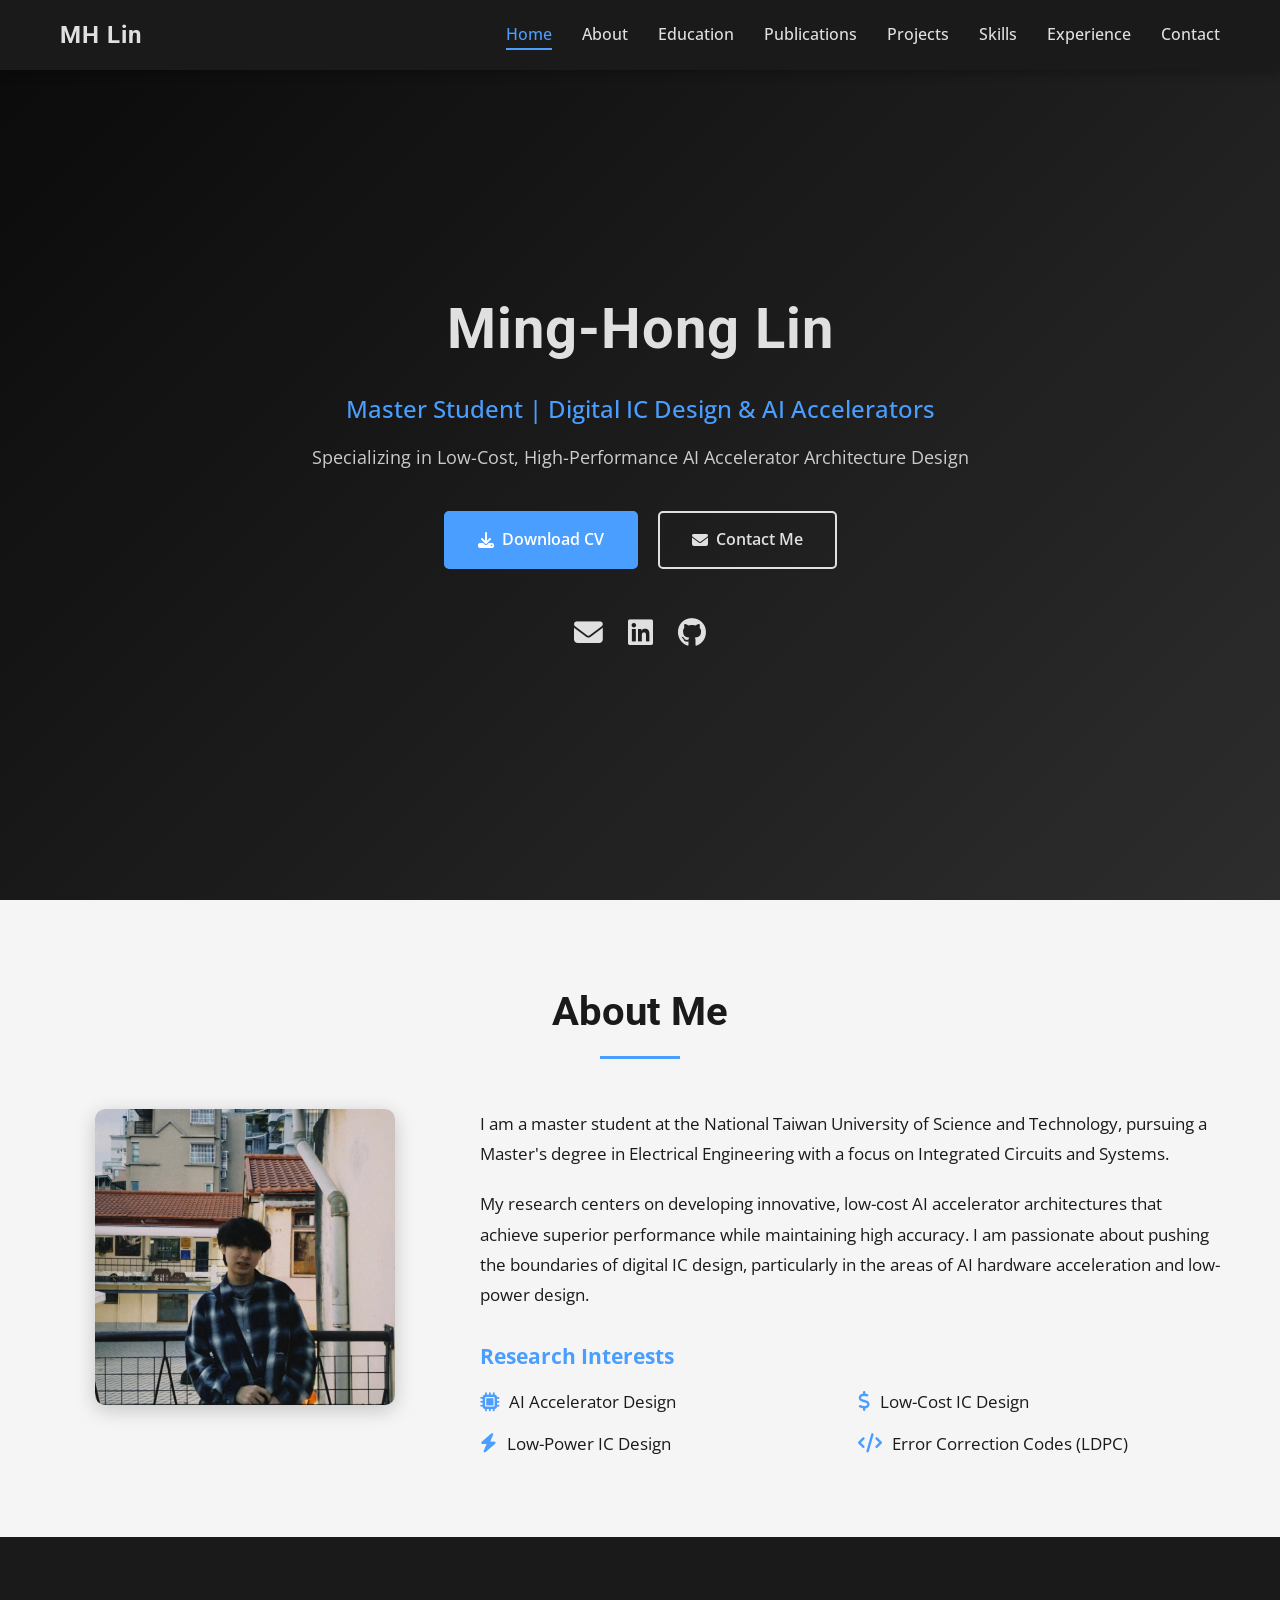
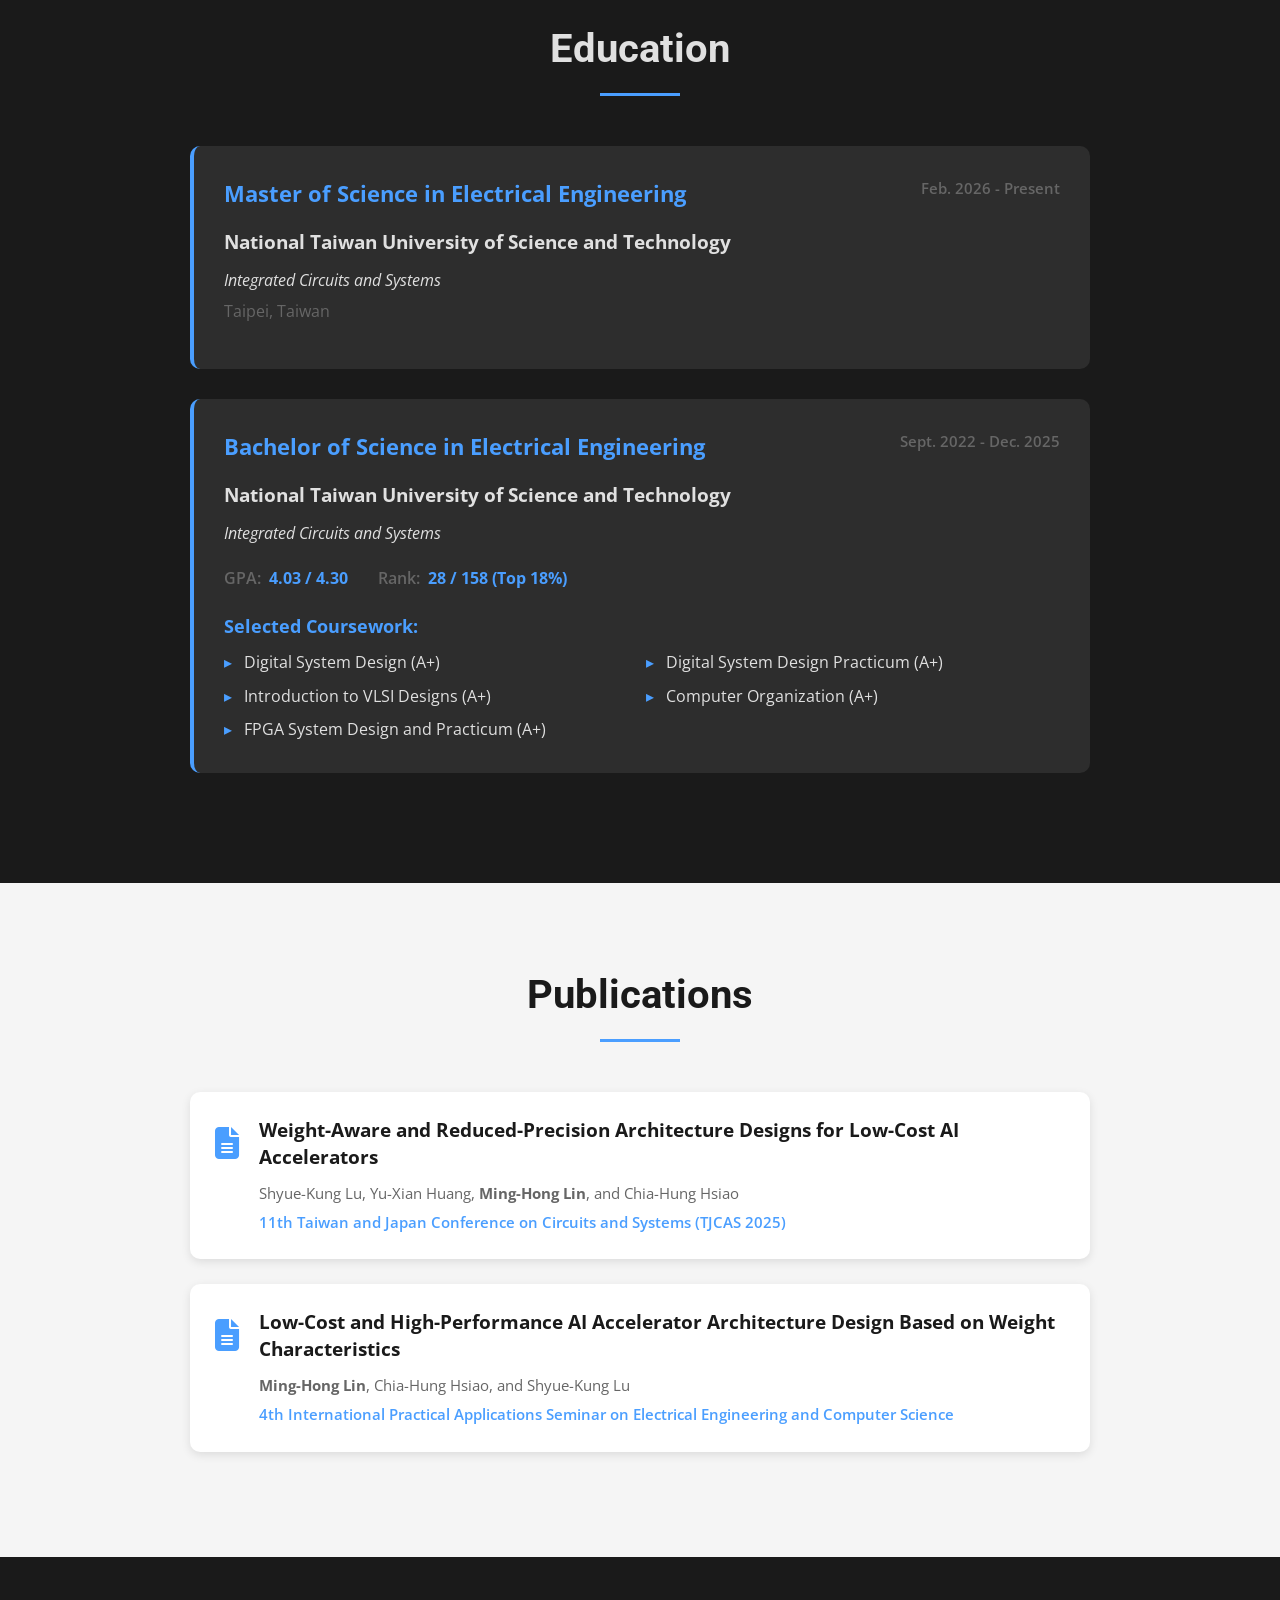
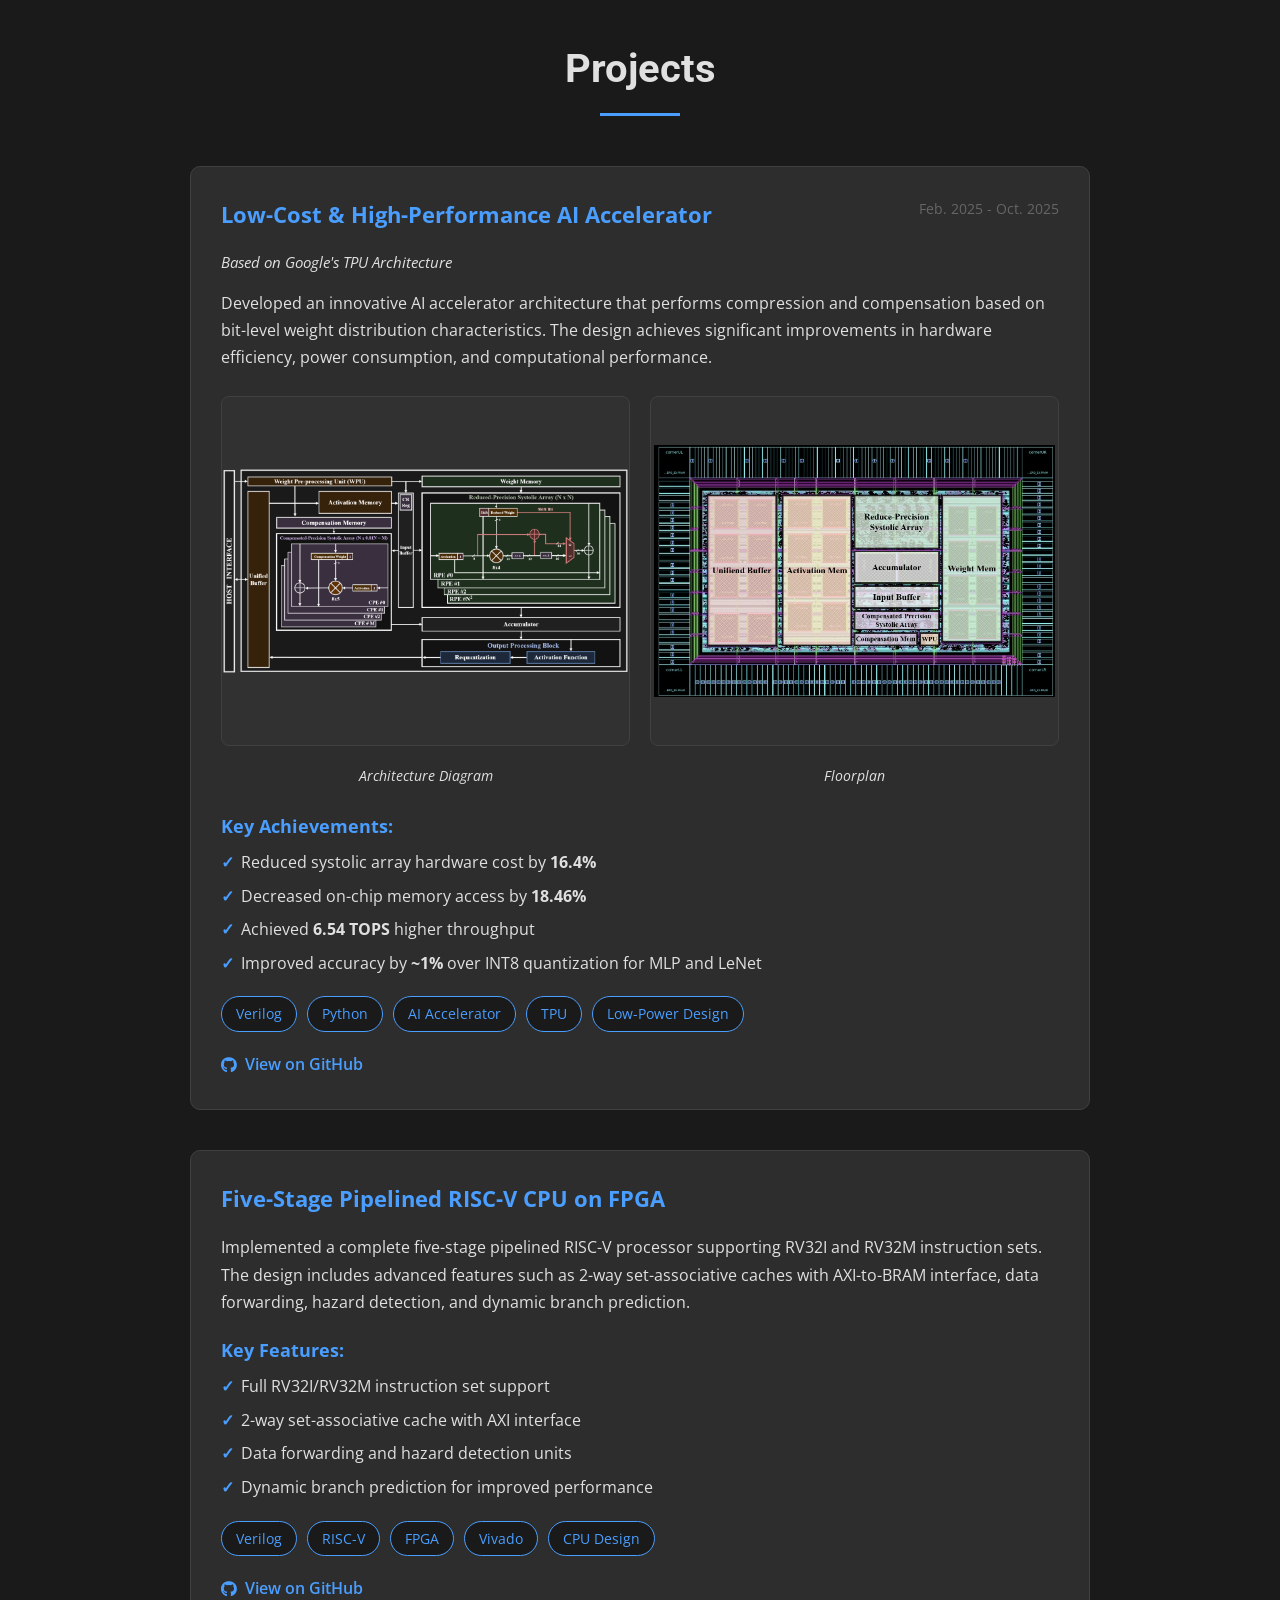
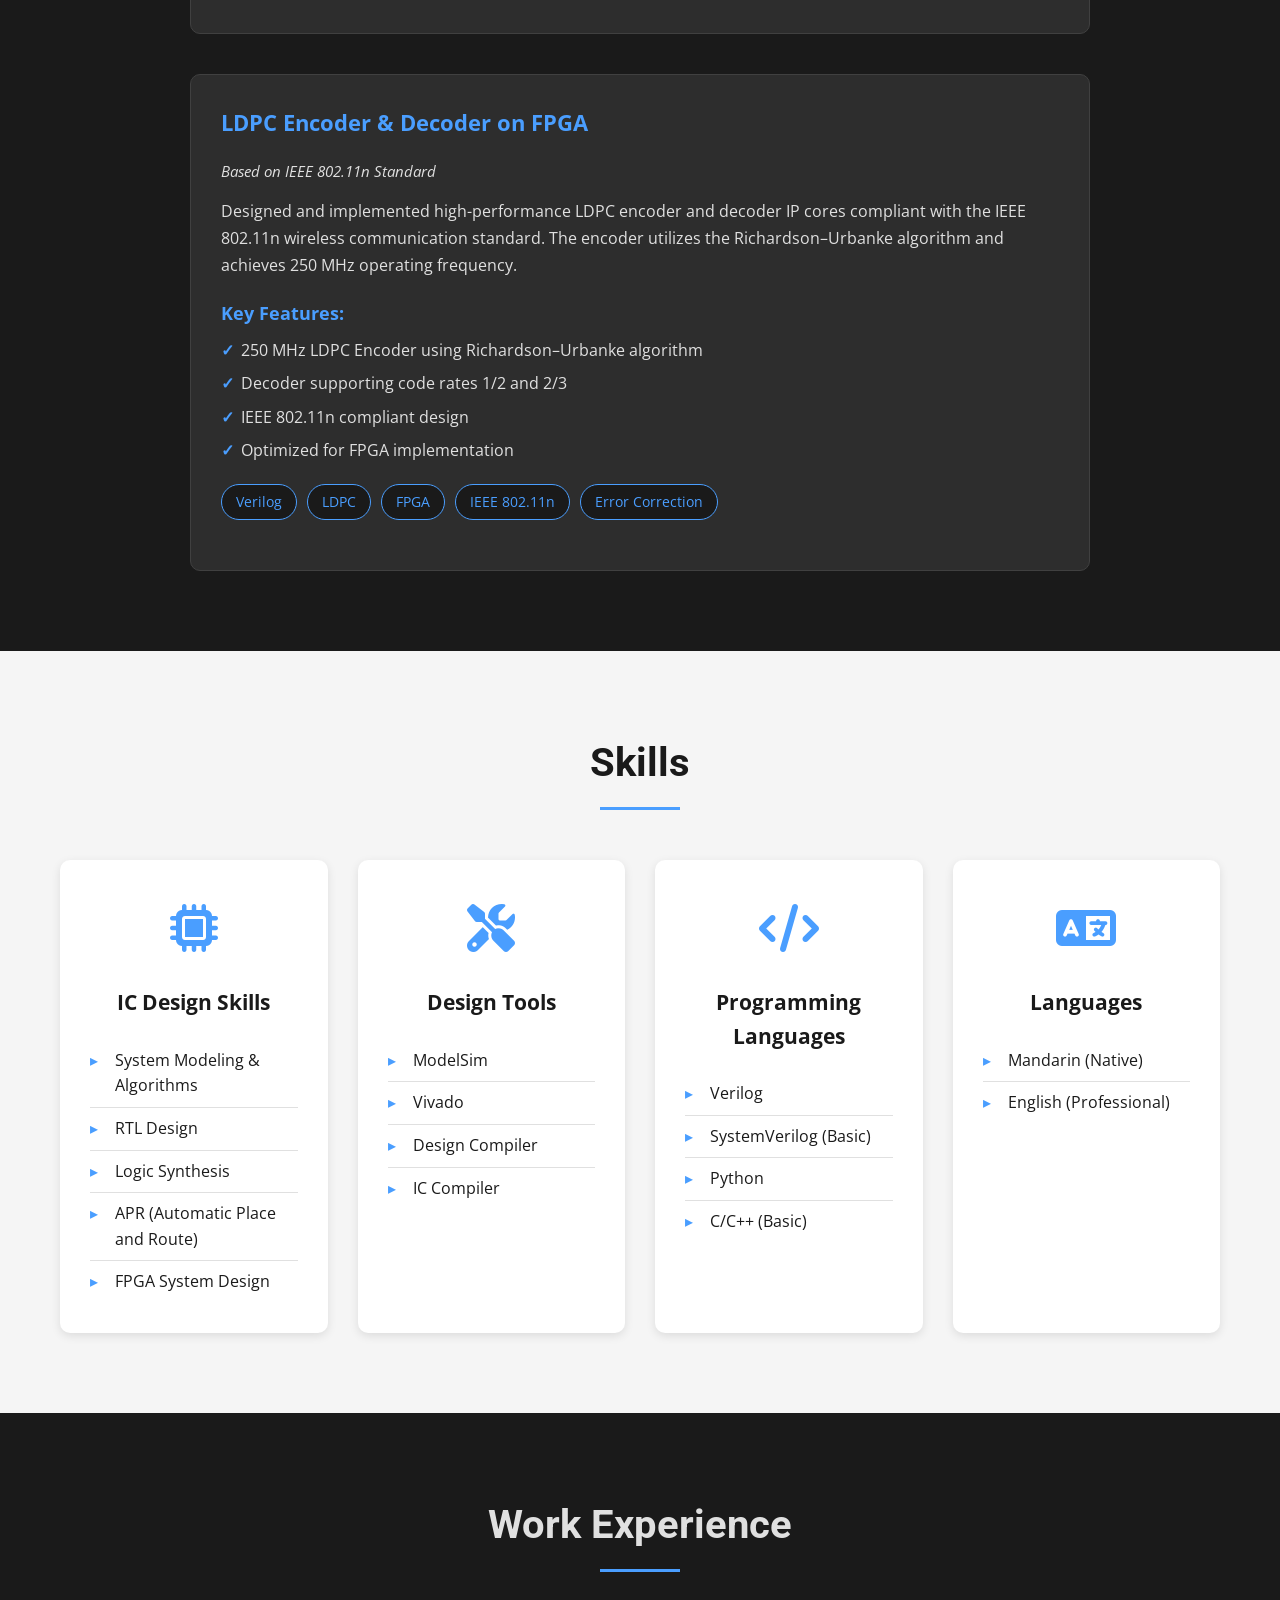
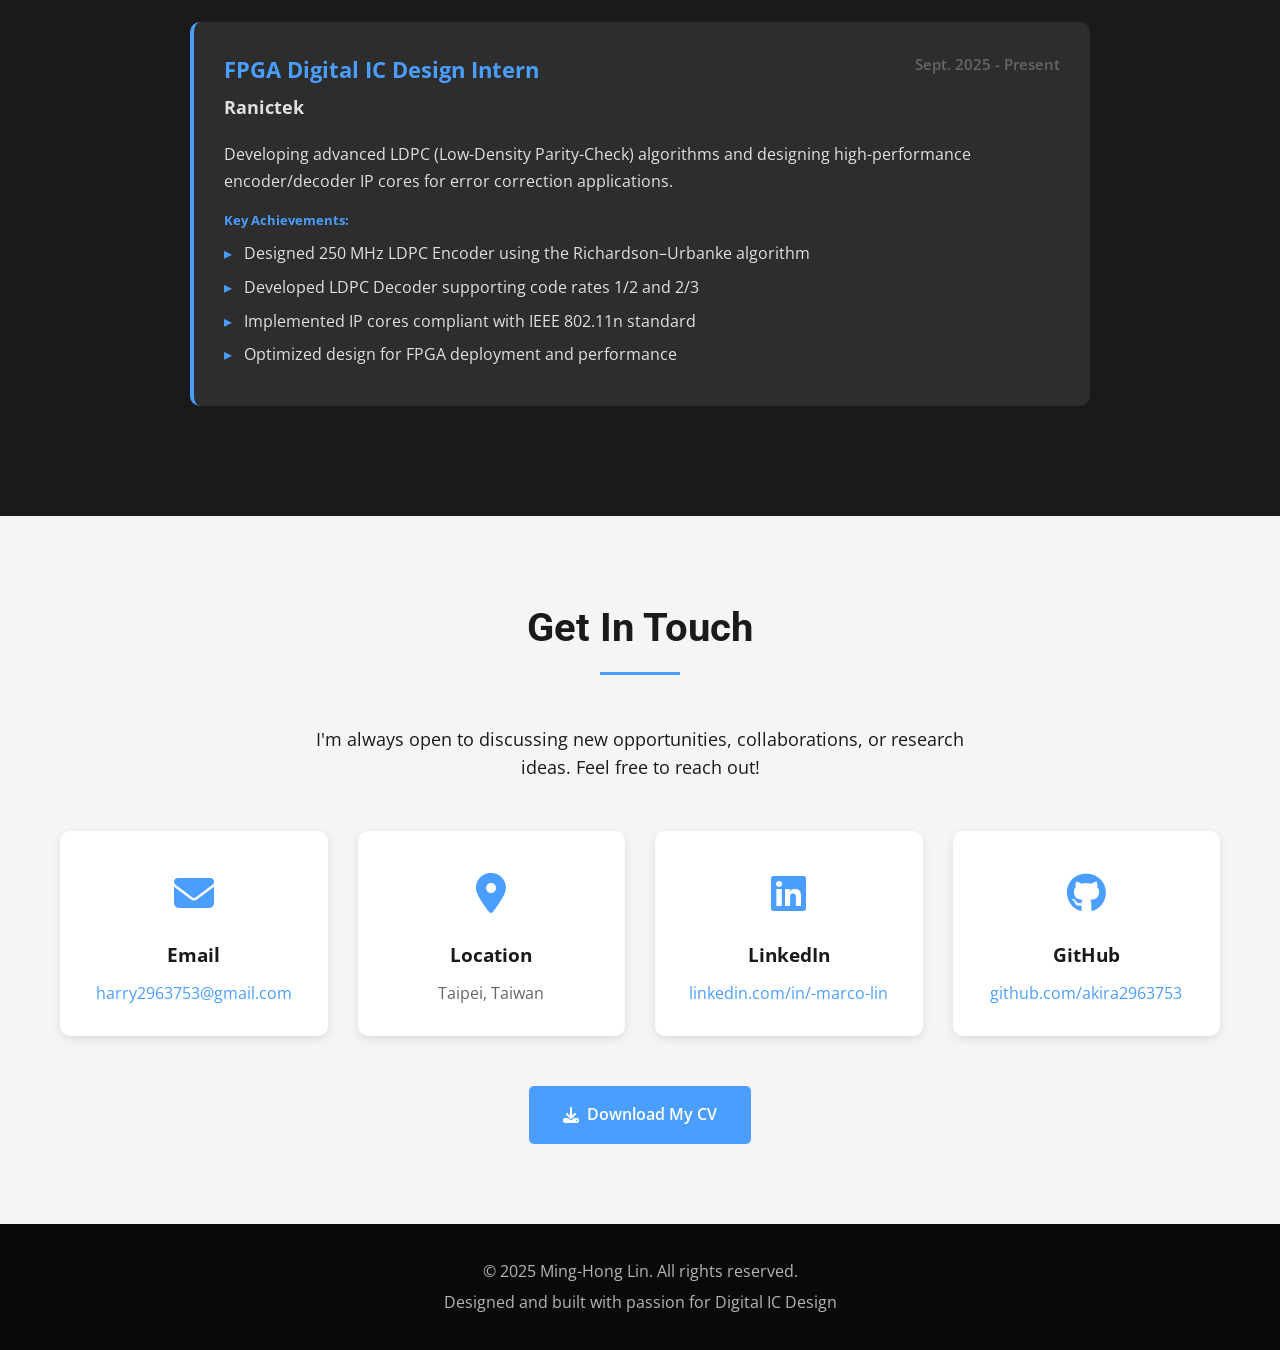
<file: docs/index.html>
<!DOCTYPE html>
<html lang="en">
<head>
    <meta charset="UTF-8">
    <meta name="viewport" content="width=device-width, initial-scale=1.0">
    <meta name="description" content="Ming-Hong Lin - Graduate Student specializing in Digital IC Design and AI Accelerators at National Taiwan University of Science and Technology">
    <meta name="keywords" content="IC Design, AI Accelerator, VLSI, Digital IC, FPGA, Ming-Hong Lin">
    <meta name="author" content="Ming-Hong Lin">
    <title>Ming-Hong Lin | IC Design & AI Accelerators</title>

    <!-- Google Fonts -->
    <link rel="preconnect" href="https://fonts.googleapis.com">
    <link rel="preconnect" href="https://fonts.gstatic.com" crossorigin>
    <link href="https://fonts.googleapis.com/css2?family=Roboto:wght@300;400;500;700&family=Open+Sans:wght@300;400;600&display=swap" rel="stylesheet">

    <!-- Font Awesome for Icons -->
    <link rel="stylesheet" href="https://cdnjs.cloudflare.com/ajax/libs/font-awesome/6.4.0/css/all.min.css">

    <!-- Custom CSS -->
    <link rel="stylesheet" href="css/style.css">
</head>
<body>
    <!-- Navigation Bar -->
    <nav class="navbar" id="navbar">
        <div class="nav-container">
            <a href="#home" class="nav-logo">MH Lin</a>
            <ul class="nav-menu" id="navMenu">
                <li><a href="#home" class="nav-link">Home</a></li>
                <li><a href="#about" class="nav-link">About</a></li>
                <li><a href="#education" class="nav-link">Education</a></li>
                <li><a href="#publications" class="nav-link">Publications</a></li>
                <li><a href="#projects" class="nav-link">Projects</a></li>
                <li><a href="#skills" class="nav-link">Skills</a></li>
                <li><a href="#experience" class="nav-link">Experience</a></li>
                <li><a href="#contact" class="nav-link">Contact</a></li>
            </ul>
            <div class="hamburger" id="hamburger">
                <span class="bar"></span>
                <span class="bar"></span>
                <span class="bar"></span>
            </div>
        </div>
    </nav>

    <!-- Hero Section -->
    <section id="home" class="hero">
        <div class="hero-content">
            <h1 class="hero-title">Ming-Hong Lin</h1>
            <p class="hero-subtitle">Master Student | Digital IC Design & AI Accelerators</p>
            <p class="hero-description">
                Specializing in Low-Cost, High-Performance AI Accelerator Architecture Design
            </p>
            <div class="hero-buttons">
                <a href="assets/cv/Ming-Hong_Lin_CV.pdf" class="btn btn-primary" download>
                    <i class="fas fa-download"></i> Download CV
                </a>
                <a href="#contact" class="btn btn-secondary">
                    <i class="fas fa-envelope"></i> Contact Me
                </a>
            </div>
            <div class="social-links">
                <a href="mailto:harry2963753@gmail.com" target="_blank" aria-label="Email">
                    <i class="fas fa-envelope"></i>
                </a>
                <a href="https://www.linkedin.com/in/-marco-lin" target="_blank" aria-label="LinkedIn">
                    <i class="fab fa-linkedin"></i>
                </a>
                <a href="https://github.com/akira2963753" target="_blank" aria-label="GitHub">
                    <i class="fab fa-github"></i>
                </a>
            </div>
        </div>
    </section>

    <!-- About Section -->
    <section id="about" class="about section-light">
        <div class="container">
            <h2 class="section-title">About Me</h2>
            <div class="about-content">
                <div class="about-image">
                    <img src="assets/images/profile.jpg" alt="Ming-Hong Lin">
                </div>
                <div class="about-text">
                    <p>
                        I am a master student at the National Taiwan University of Science and Technology,
                        pursuing a Master's degree in Electrical Engineering with a focus on Integrated Circuits and Systems.
                    </p>
                    <p>
                        My research centers on developing innovative, low-cost AI accelerator architectures that achieve
                        superior performance while maintaining high accuracy. I am passionate about pushing the boundaries
                        of digital IC design, particularly in the areas of AI hardware acceleration and low-power design.
                    </p>
                    <h3>Research Interests</h3>
                    <ul class="research-interests">
                        <li><i class="fas fa-microchip"></i> AI Accelerator Design</li>
                        <li><i class="fas fa-dollar-sign"></i> Low-Cost IC Design</li>
                        <li><i class="fas fa-bolt"></i> Low-Power IC Design</li>
                        <li><i class="fas fa-code"></i> Error Correction Codes (LDPC)</li>
                    </ul>
                </div>
            </div>
        </div>
    </section>

    <!-- Education Section -->
    <section id="education" class="education section-dark">
        <div class="container">
            <h2 class="section-title">Education</h2>
            <div class="education-timeline">
                <div class="education-item">
                    <div class="education-header">
                        <h3>Master of Science in Electrical Engineering</h3>
                        <span class="education-date">Feb. 2026 - Present</span>
                    </div>
                    <h4>National Taiwan University of Science and Technology</h4>
                    <p class="education-focus">Integrated Circuits and Systems</p>
                    <p class="education-location">Taipei, Taiwan</p>
                </div>

                <div class="education-item">
                    <div class="education-header">
                        <h3>Bachelor of Science in Electrical Engineering</h3>
                        <span class="education-date">Sept. 2022 - Dec. 2025</span>
                    </div>
                    <h4>National Taiwan University of Science and Technology</h4>
                    <p class="education-focus">Integrated Circuits and Systems</p>
                    <div class="education-stats">
                        <div class="stat">
                            <span class="stat-label">GPA:</span>
                            <span class="stat-value">4.03 / 4.30</span>
                        </div>
                        <div class="stat">
                            <span class="stat-label">Rank:</span>
                            <span class="stat-value">28 / 158 (Top 18%)</span>
                        </div>
                    </div>
                    <div class="coursework">
                        <h5>Selected Coursework:</h5>
                        <ul>
                            <li>Digital System Design (A+)</li>
                            <li>Digital System Design Practicum (A+)</li>
                            <li>Introduction to VLSI Designs (A+)</li>
                            <li>Computer Organization (A+)</li>
                            <li>FPGA System Design and Practicum (A+)</li>
                        </ul>
                    </div>
                </div>
            </div>
        </div>
    </section>

    <!-- Publications Section -->
    <section id="publications" class="publications section-light">
        <div class="container">
            <h2 class="section-title">Publications</h2>
            <div class="publications-list">
                <div class="publication-item">
                    <div class="publication-icon">
                        <i class="fas fa-file-alt"></i>
                    </div>
                    <div class="publication-content">
                        <h3>Weight-Aware and Reduced-Precision Architecture Designs for Low-Cost AI Accelerators</h3>
                        <p class="publication-authors">
                            Shyue-Kung Lu, Yu-Xian Huang, <strong>Ming-Hong Lin</strong>, and Chia-Hung Hsiao
                        </p>
                        <p class="publication-venue">
                            11th Taiwan and Japan Conference on Circuits and Systems (TJCAS 2025)
                        </p>
                    </div>
                </div>

                <div class="publication-item">
                    <div class="publication-icon">
                        <i class="fas fa-file-alt"></i>
                    </div>
                    <div class="publication-content">
                        <h3>Low-Cost and High-Performance AI Accelerator Architecture Design Based on Weight Characteristics</h3>
                        <p class="publication-authors">
                            <strong>Ming-Hong Lin</strong>, Chia-Hung Hsiao, and Shyue-Kung Lu
                        </p>
                        <p class="publication-venue">
                            4th International Practical Applications Seminar on Electrical Engineering and Computer Science
                        </p>
                    </div>
                </div>
            </div>
        </div>
    </section>

    <!-- Projects Section -->
    <section id="projects" class="projects section-dark">
        <div class="container">
            <h2 class="section-title">Projects</h2>
            <div class="projects-grid">
                <!-- Project 1: AI Accelerator -->
                <div class="project-card">
                    <div class="project-header">
                        <h3>Low-Cost & High-Performance AI Accelerator</h3>
                        <span class="project-date">Feb. 2025 - Oct. 2025</span>
                    </div>
                    <p class="project-subtitle">Based on Google's TPU Architecture</p>
                    <p class="project-description">
                        Developed an innovative AI accelerator architecture that performs compression and compensation
                        based on bit-level weight distribution characteristics. The design achieves significant improvements
                        in hardware efficiency, power consumption, and computational performance.
                    </p>
                    <div class="project-images">
                        <div class="project-image">
                            <img src="assets/images/ai-accelerator-architecture.png" alt="AI Accelerator Architecture">
                            <p class="image-caption">Architecture Diagram</p>
                        </div>
                        <div class="project-image">
                            <img src="assets/images/ai-accelerator-floorplan.png" alt="AI Accelerator Floorplan">
                            <p class="image-caption">Floorplan</p>
                        </div>
                    </div>
                    <div class="project-achievements">
                        <h4>Key Achievements:</h4>
                        <ul>
                            <li>Reduced systolic array hardware cost by <strong>16.4%</strong></li>
                            <li>Decreased on-chip memory access by <strong>18.46%</strong></li>
                            <li>Achieved <strong>6.54 TOPS</strong> higher throughput</li>
                            <li>Improved accuracy by <strong>~1%</strong> over INT8 quantization for MLP and LeNet</li>
                        </ul>
                    </div>
                    <div class="project-tech">
                        <span class="tech-tag">Verilog</span>
                        <span class="tech-tag">Python</span>
                        <span class="tech-tag">AI Accelerator</span>
                        <span class="tech-tag">TPU</span>
                        <span class="tech-tag">Low-Power Design</span>
                    </div>
                    <div class="project-links">
                        <a href="https://github.com/akira2963753/Low-Cost-AI-Accelerator-Based-on-TPU" target="_blank" class="project-link">
                            <i class="fab fa-github"></i> View on GitHub
                        </a>
                    </div>
                </div>

                <!-- Project 2: RISC-V CPU -->
                <div class="project-card">
                    <div class="project-header">
                        <h3>Five-Stage Pipelined RISC-V CPU on FPGA</h3>
                    </div>
                    <p class="project-description">
                        Implemented a complete five-stage pipelined RISC-V processor supporting RV32I and RV32M instruction
                        sets. The design includes advanced features such as 2-way set-associative caches with AXI-to-BRAM
                        interface, data forwarding, hazard detection, and dynamic branch prediction.
                    </p>
                    <div class="project-achievements">
                        <h4>Key Features:</h4>
                        <ul>
                            <li>Full RV32I/RV32M instruction set support</li>
                            <li>2-way set-associative cache with AXI interface</li>
                            <li>Data forwarding and hazard detection units</li>
                            <li>Dynamic branch prediction for improved performance</li>
                        </ul>
                    </div>
                    <div class="project-tech">
                        <span class="tech-tag">Verilog</span>
                        <span class="tech-tag">RISC-V</span>
                        <span class="tech-tag">FPGA</span>
                        <span class="tech-tag">Vivado</span>
                        <span class="tech-tag">CPU Design</span>
                    </div>
                    <div class="project-links">
                        <a href="https://github.com/akira2963753/RISC-V-CPU-on-FPGA" target="_blank" class="project-link">
                            <i class="fab fa-github"></i> View on GitHub
                        </a>
                    </div>
                </div>

                <!-- Project 3: LDPC Encoder/Decoder -->
                <div class="project-card">
                    <div class="project-header">
                        <h3>LDPC Encoder & Decoder on FPGA</h3>
                    </div>
                    <p class="project-subtitle">Based on IEEE 802.11n Standard</p>
                    <p class="project-description">
                        Designed and implemented high-performance LDPC encoder and decoder IP cores compliant with the
                        IEEE 802.11n wireless communication standard. The encoder utilizes the Richardson–Urbanke algorithm
                        and achieves 250 MHz operating frequency.
                    </p>
                    <div class="project-achievements">
                        <h4>Key Features:</h4>
                        <ul>
                            <li>250 MHz LDPC Encoder using Richardson–Urbanke algorithm</li>
                            <li>Decoder supporting code rates 1/2 and 2/3</li>
                            <li>IEEE 802.11n compliant design</li>
                            <li>Optimized for FPGA implementation</li>
                        </ul>
                    </div>
                    <div class="project-tech">
                        <span class="tech-tag">Verilog</span>
                        <span class="tech-tag">LDPC</span>
                        <span class="tech-tag">FPGA</span>
                        <span class="tech-tag">IEEE 802.11n</span>
                        <span class="tech-tag">Error Correction</span>
                    </div>
                </div>
            </div>
        </div>
    </section>

    <!-- Skills Section -->
    <section id="skills" class="skills section-light">
        <div class="container">
            <h2 class="section-title">Skills</h2>
            <div class="skills-grid">
                <div class="skill-category">
                    <div class="skill-icon">
                        <i class="fas fa-microchip"></i>
                    </div>
                    <h3>IC Design Skills</h3>
                    <ul>
                        <li>System Modeling & Algorithms</li>
                        <li>RTL Design</li>
                        <li>Logic Synthesis</li>
                        <li>APR (Automatic Place and Route)</li>
                        <li>FPGA System Design</li>
                    </ul>
                </div>

                <div class="skill-category">
                    <div class="skill-icon">
                        <i class="fas fa-tools"></i>
                    </div>
                    <h3>Design Tools</h3>
                    <ul>
                        <li>ModelSim</li>
                        <li>Vivado</li>
                        <li>Design Compiler</li>
                        <li>IC Compiler</li>
                    </ul>
                </div>

                <div class="skill-category">
                    <div class="skill-icon">
                        <i class="fas fa-code"></i>
                    </div>
                    <h3>Programming Languages</h3>
                    <ul>
                        <li>Verilog</li>
                        <li>SystemVerilog (Basic)</li>
                        <li>Python</li>
                        <li>C/C++ (Basic)</li>
                    </ul>
                </div>

                <div class="skill-category">
                    <div class="skill-icon">
                        <i class="fas fa-language"></i>
                    </div>
                    <h3>Languages</h3>
                    <ul>
                        <li>Mandarin (Native)</li>
                        <li>English (Professional)</li>
                    </ul>
                </div>
            </div>
        </div>
    </section>

    <!-- Experience Section -->
    <section id="experience" class="experience section-dark">
        <div class="container">
            <h2 class="section-title">Work Experience</h2>
            <div class="experience-timeline">
                <div class="experience-item">
                    <div class="experience-header">
                        <div>
                            <h3>FPGA Digital IC Design Intern</h3>
                            <h4>Ranictek</h4>
                        </div>
                        <span class="experience-date">Sept. 2025 - Present</span>
                    </div>
                    <div class="experience-description">
                        <p>
                            Developing advanced LDPC (Low-Density Parity-Check) algorithms and designing high-performance
                            encoder/decoder IP cores for error correction applications.
                        </p>
                        <h5>Key Achievements:</h5>
                        <ul>
                            <li>Designed 250 MHz LDPC Encoder using the Richardson–Urbanke algorithm</li>
                            <li>Developed LDPC Decoder supporting code rates 1/2 and 2/3</li>
                            <li>Implemented IP cores compliant with IEEE 802.11n standard</li>
                            <li>Optimized design for FPGA deployment and performance</li>
                        </ul>
                    </div>
                </div>
            </div>
        </div>
    </section>

    <!-- Contact Section -->
    <section id="contact" class="contact section-light">
        <div class="container">
            <h2 class="section-title">Get In Touch</h2>
            <p class="contact-intro">
                I'm always open to discussing new opportunities, collaborations, or research ideas.
                Feel free to reach out!
            </p>
            <div class="contact-grid">
                <div class="contact-item">
                    <div class="contact-icon">
                        <i class="fas fa-envelope"></i>
                    </div>
                    <h3>Email</h3>
                    <a href="mailto:harry2963753@gmail.com">harry2963753@gmail.com</a>
                </div>

                <div class="contact-item">
                    <div class="contact-icon">
                        <i class="fas fa-map-marker-alt"></i>
                    </div>
                    <h3>Location</h3>
                    <p>Taipei, Taiwan</p>
                </div>

                <div class="contact-item">
                    <div class="contact-icon">
                        <i class="fab fa-linkedin"></i>
                    </div>
                    <h3>LinkedIn</h3>
                    <a href="https://www.linkedin.com/in/-marco-lin" target="_blank">linkedin.com/in/-marco-lin</a>
                </div>

                <div class="contact-item">
                    <div class="contact-icon">
                        <i class="fab fa-github"></i>
                    </div>
                    <h3>GitHub</h3>
                    <a href="https://github.com/akira2963753" target="_blank">github.com/akira2963753</a>
                </div>
            </div>

            <div class="contact-cta">
                <a href="assets/cv/Ming-Hong_Lin_CV.pdf" class="btn btn-primary" download>
                    <i class="fas fa-download"></i> Download My CV
                </a>
            </div>
        </div>
    </section>

    <!-- Footer -->
    <footer class="footer">
        <div class="container">
            <p>&copy; 2025 Ming-Hong Lin. All rights reserved.</p>
            <p>Designed and built with passion for Digital IC Design</p>
        </div>
    </footer>

    <!-- Scroll to Top Button -->
    <button id="scrollTopBtn" class="scroll-top-btn" aria-label="Scroll to top">
        <i class="fas fa-arrow-up"></i>
    </button>

    <!-- Custom JavaScript -->
    <script src="js/main.js"></script>
</body>
</html>
</file>
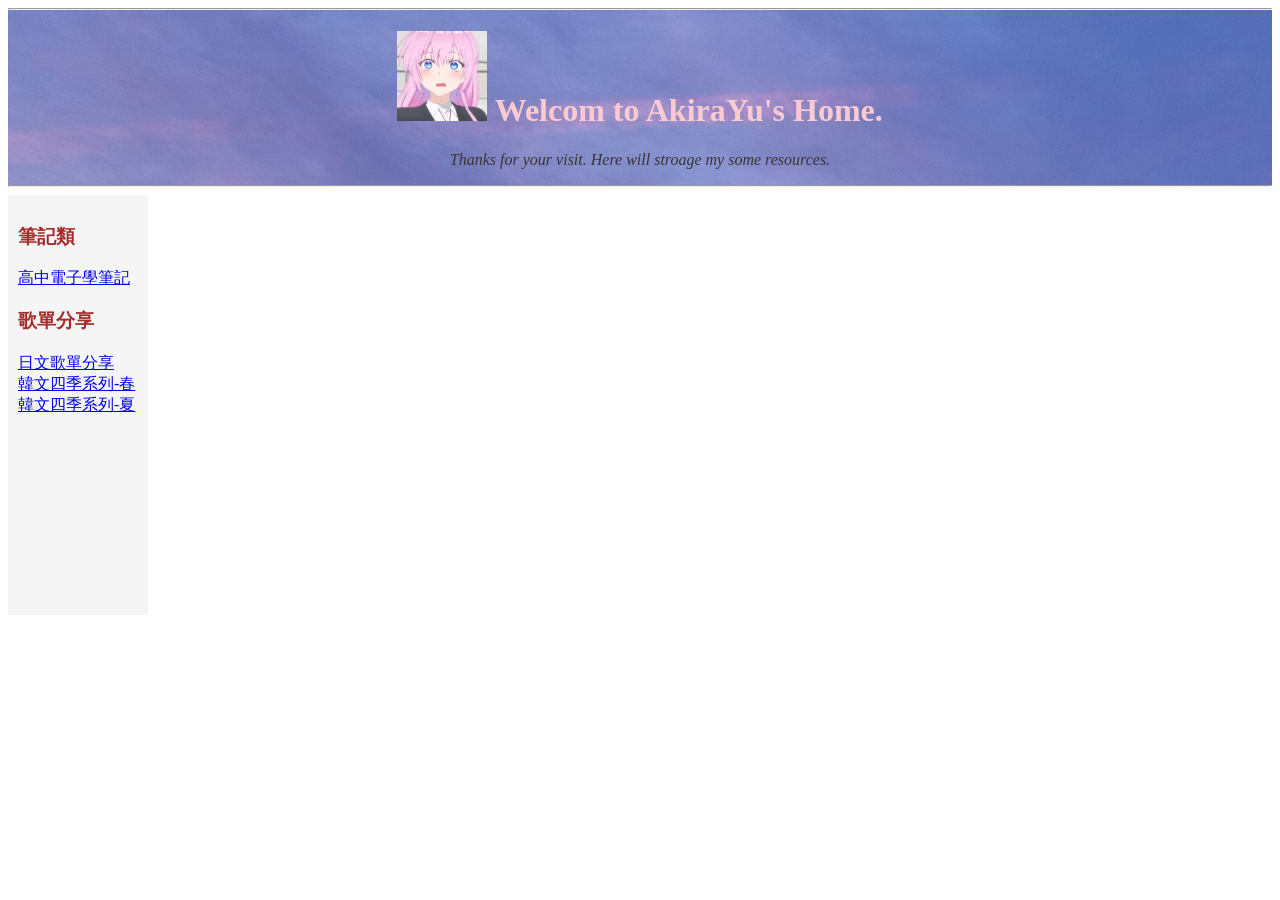
<file: My-web.html>
<!DOCTYPE html>
<html>
    <head>
        <title>This is AkiraYu's Home</title>
        <link rel="icon" type="image/x-icon" href="favicon.ico"> <!--網站圖示-->
        <!--網站屬性設定(外部定義)-->
    </head>

    <!--網站外觀設定-->
<header style="background-image: url(p1.jpg)"> 
    <hr>
    <h1 style="color:rgb(250, 202, 210);text-align: center;font-family:Times New Roman">
        <img src="ccc.jpg" alt="wait a minute" width="90px" height="90px" float="left">
        Welcom to AkiraYu's Home.</h1>
    <i><p style="color:rgb(56, 53, 53); text-align: center;font-family:Verdana;">Thanks for your visit. Here will stroage my some resources.</p></i>
    <hr>
</header>
<aside style="float: left; padding: 10px; width: 120px; background-color: #f1f1f1b6; height: 400px;">
    <h3 style="color:brown;">筆記類</h3>
    <a href="https://drive.google.com/drive/folders/1fLtl5cvWW6rShcEyEhLJEKavE-oToDMp?usp=sharing" target="_blank">高中電子學筆記</a><br>
    <h3 style="color:brown;">歌單分享</h3>
    <a href="https://open.spotify.com/playlist/1k63txvqkl6cDVy14aAUl9?si=a0e53124c5d441ab" target="_blank">日文歌單分享</a><br>
    <a href="https://open.spotify.com/playlist/1P2ksViVLht0I9aoProbpp?si=3bdff1cd31a24a9e" target="_blank">韓文四季系列-春</a>
    <a href="https://open.spotify.com/playlist/53tRTBvryuQBODLtJzMOPl?si=4da2c259821c49f4" target="_blank">韓文四季系列-夏</a>
</aside>
<body>
</body>





</html>
</file>
<file: docs/css/style.css>
/* ===================================
   CSS Reset and Base Styles
   =================================== */

* {
    margin: 0;
    padding: 0;
    box-sizing: border-box;
}

:root {
    /* Color Palette - Professional Black/Gray Theme */
    --primary-black: #1a1a1a;
    --secondary-black: #2d2d2d;
    --near-black: #0a0a0a;
    --accent-blue: #4a9eff;
    --light-gray: #f5f5f5;
    --text-light: #e0e0e0;
    --text-dark: #1a1a1a;
    --border-gray: #404040;
    --medium-gray: #666;

    /* Typography */
    --font-heading: 'Roboto', sans-serif;
    --font-body: 'Open Sans', sans-serif;

    /* Spacing */
    --section-padding: 80px 20px;
    --container-max-width: 1200px;

    /* Transitions */
    --transition: all 0.3s ease;
}

html {
    scroll-behavior: smooth;
}

body {
    font-family: var(--font-body);
    line-height: 1.6;
    color: var(--text-dark);
    overflow-x: hidden;
}

.container {
    max-width: var(--container-max-width);
    margin: 0 auto;
    padding: 0 20px;
}

/* ===================================
   Navigation Bar
   =================================== */

.navbar {
    position: fixed;
    top: 0;
    width: 100%;
    background-color: var(--primary-black);
    box-shadow: 0 2px 10px rgba(0, 0, 0, 0.3);
    z-index: 1000;
    transition: var(--transition);
}

.nav-container {
    max-width: var(--container-max-width);
    margin: 0 auto;
    padding: 0 20px;
    display: flex;
    justify-content: space-between;
    align-items: center;
    height: 70px;
}

.nav-logo {
    font-size: 1.5rem;
    font-weight: 700;
    color: var(--text-light);
    text-decoration: none;
    font-family: var(--font-heading);
    letter-spacing: 1px;
}

.nav-menu {
    display: flex;
    list-style: none;
    gap: 30px;
}

.nav-link {
    color: var(--text-light);
    text-decoration: none;
    font-weight: 500;
    transition: var(--transition);
    position: relative;
    padding: 5px 0;
}

.nav-link::after {
    content: '';
    position: absolute;
    bottom: 0;
    left: 0;
    width: 0;
    height: 2px;
    background-color: var(--accent-blue);
    transition: width 0.3s ease;
}

.nav-link:hover::after,
.nav-link.active::after {
    width: 100%;
}

.nav-link:hover,
.nav-link.active {
    color: var(--accent-blue);
}

/* Hamburger Menu */
.hamburger {
    display: none;
    flex-direction: column;
    cursor: pointer;
}

.hamburger .bar {
    width: 25px;
    height: 3px;
    background-color: var(--text-light);
    margin: 3px 0;
    transition: var(--transition);
}

/* ===================================
   Hero Section
   =================================== */

.hero {
    min-height: 100vh;
    display: flex;
    align-items: center;
    justify-content: center;
    background: linear-gradient(135deg, var(--near-black) 0%, var(--secondary-black) 100%);
    color: var(--text-light);
    text-align: center;
    padding: 100px 20px 60px;
}

.hero-content {
    max-width: 800px;
}

.hero-title {
    font-family: var(--font-heading);
    font-size: 3.5rem;
    font-weight: 700;
    margin-bottom: 15px;
    letter-spacing: 1px;
}

.hero-subtitle {
    font-size: 1.5rem;
    color: var(--accent-blue);
    margin-bottom: 15px;
    font-weight: 500;
}

.hero-description {
    font-size: 1.1rem;
    color: var(--text-light);
    margin-bottom: 40px;
    opacity: 0.9;
}

.hero-buttons {
    display: flex;
    gap: 20px;
    justify-content: center;
    margin-bottom: 40px;
}

.btn {
    padding: 14px 32px;
    font-size: 1rem;
    font-weight: 600;
    text-decoration: none;
    border-radius: 5px;
    transition: var(--transition);
    display: inline-flex;
    align-items: center;
    gap: 8px;
}

.btn-primary {
    background-color: var(--accent-blue);
    color: white;
    border: 2px solid var(--accent-blue);
}

.btn-primary:hover {
    background-color: transparent;
    color: var(--accent-blue);
}

.btn-secondary {
    background-color: transparent;
    color: var(--text-light);
    border: 2px solid var(--text-light);
}

.btn-secondary:hover {
    background-color: var(--text-light);
    color: var(--primary-black);
}

.social-links {
    display: flex;
    gap: 25px;
    justify-content: center;
}

.social-links a {
    color: var(--text-light);
    font-size: 1.8rem;
    transition: var(--transition);
}

.social-links a:hover {
    color: var(--accent-blue);
    transform: translateY(-3px);
}

/* ===================================
   Section Styles
   =================================== */

.section-dark {
    background-color: var(--primary-black);
    color: var(--text-light);
    padding: var(--section-padding);
}

.section-light {
    background-color: var(--light-gray);
    color: var(--text-dark);
    padding: var(--section-padding);
}

.section-title {
    font-family: var(--font-heading);
    font-size: 2.5rem;
    text-align: center;
    margin-bottom: 50px;
    position: relative;
    padding-bottom: 15px;
}

.section-title::after {
    content: '';
    position: absolute;
    bottom: 0;
    left: 50%;
    transform: translateX(-50%);
    width: 80px;
    height: 3px;
    background-color: var(--accent-blue);
}

/* ===================================
   About Section
   =================================== */

.about-content {
    display: grid;
    grid-template-columns: 1fr 2fr;
    gap: 50px;
    align-items: start;
}

.about-image {
    text-align: center;
}

.about-image img {
    width: 100%;
    max-width: 300px;
    border-radius: 10px;
    box-shadow: 0 5px 20px rgba(0, 0, 0, 0.2);
}

.about-text p {
    margin-bottom: 20px;
    line-height: 1.8;
    font-size: 1.05rem;
}

.about-text h3 {
    margin-top: 30px;
    margin-bottom: 15px;
    color: var(--accent-blue);
    font-size: 1.3rem;
}

.research-interests {
    list-style: none;
    display: grid;
    grid-template-columns: repeat(2, 1fr);
    gap: 15px;
}

.research-interests li {
    display: flex;
    align-items: center;
    gap: 10px;
    font-size: 1.05rem;
}

.research-interests i {
    color: var(--accent-blue);
    font-size: 1.2rem;
}

/* ===================================
   Education Section
   =================================== */

.education-timeline {
    max-width: 900px;
    margin: 0 auto;
}

.education-item {
    background-color: var(--secondary-black);
    padding: 30px;
    border-radius: 10px;
    margin-bottom: 30px;
    border-left: 4px solid var(--accent-blue);
    transition: var(--transition);
}

.education-item:hover {
    transform: translateX(10px);
    box-shadow: 0 5px 20px rgba(74, 158, 255, 0.2);
}

.education-header {
    display: flex;
    justify-content: space-between;
    align-items: start;
    margin-bottom: 10px;
    flex-wrap: wrap;
    gap: 10px;
}

.education-item h3 {
    font-size: 1.4rem;
    color: var(--accent-blue);
    margin-bottom: 5px;
}

.education-item h4 {
    font-size: 1.2rem;
    color: var(--text-light);
    margin-bottom: 10px;
}

.education-date {
    color: var(--medium-gray);
    font-size: 0.95rem;
    font-weight: 600;
}

.education-focus {
    color: var(--text-light);
    font-style: italic;
    margin-bottom: 5px;
}

.education-location {
    color: var(--medium-gray);
    margin-bottom: 15px;
}

.education-stats {
    display: flex;
    gap: 30px;
    margin: 20px 0;
}

.stat {
    display: flex;
    gap: 8px;
}

.stat-label {
    color: var(--medium-gray);
    font-weight: 600;
}

.stat-value {
    color: var(--accent-blue);
    font-weight: 700;
}

.coursework {
    margin-top: 20px;
}

.coursework h5 {
    color: var(--accent-blue);
    margin-bottom: 10px;
    font-size: 1.1rem;
}

.coursework ul {
    list-style: none;
    display: grid;
    grid-template-columns: repeat(2, 1fr);
    gap: 8px;
}

.coursework li {
    color: var(--text-light);
    padding-left: 20px;
    position: relative;
}

.coursework li::before {
    content: '▸';
    position: absolute;
    left: 0;
    color: var(--accent-blue);
}

/* ===================================
   Publications Section
   =================================== */

.publications-list {
    max-width: 900px;
    margin: 0 auto;
}

.publication-item {
    display: flex;
    gap: 20px;
    background-color: white;
    padding: 25px;
    border-radius: 10px;
    margin-bottom: 25px;
    box-shadow: 0 3px 10px rgba(0, 0, 0, 0.1);
    transition: var(--transition);
}

.publication-item:hover {
    box-shadow: 0 5px 20px rgba(74, 158, 255, 0.3);
    transform: translateY(-3px);
}

.publication-icon {
    font-size: 2rem;
    color: var(--accent-blue);
}

.publication-content h3 {
    font-size: 1.2rem;
    color: var(--primary-black);
    margin-bottom: 10px;
    line-height: 1.4;
}

.publication-authors {
    color: var(--medium-gray);
    margin-bottom: 5px;
    font-size: 0.95rem;
}

.publication-venue {
    color: var(--accent-blue);
    font-weight: 600;
    font-size: 0.95rem;
}

/* ===================================
   Projects Section
   =================================== */

.projects-grid {
    display: flex;
    flex-direction: column;
    gap: 40px;
    max-width: 900px;
    margin: 0 auto;
}

.project-card {
    background-color: var(--secondary-black);
    padding: 30px;
    border-radius: 10px;
    transition: var(--transition);
    border: 1px solid var(--border-gray);
}

.project-card:hover {
    transform: translateY(-5px);
    box-shadow: 0 10px 30px rgba(74, 158, 255, 0.2);
    border-color: var(--accent-blue);
}

.project-header {
    display: flex;
    justify-content: space-between;
    align-items: start;
    margin-bottom: 10px;
    gap: 15px;
}

.project-card h3 {
    font-size: 1.4rem;
    color: var(--accent-blue);
    margin-bottom: 8px;
}

.project-date {
    color: var(--medium-gray);
    font-size: 0.9rem;
    white-space: nowrap;
}

.project-subtitle {
    color: var(--text-light);
    font-style: italic;
    margin-bottom: 15px;
    font-size: 0.95rem;
}

.project-description {
    color: var(--text-light);
    margin-bottom: 20px;
    line-height: 1.7;
}

.project-achievements h4 {
    color: var(--accent-blue);
    margin-bottom: 10px;
    font-size: 1.1rem;
}

.project-achievements ul {
    list-style: none;
    margin-bottom: 20px;
}

.project-achievements li {
    color: var(--text-light);
    padding-left: 20px;
    position: relative;
    margin-bottom: 8px;
}

.project-achievements li::before {
    content: '✓';
    position: absolute;
    left: 0;
    color: var(--accent-blue);
    font-weight: bold;
}

.project-tech {
    display: flex;
    flex-wrap: wrap;
    gap: 10px;
    margin-bottom: 20px;
}

.tech-tag {
    background-color: var(--primary-black);
    color: var(--accent-blue);
    padding: 6px 14px;
    border-radius: 20px;
    font-size: 0.85rem;
    border: 1px solid var(--accent-blue);
}

.project-links {
    margin-top: 20px;
}

.project-link {
    color: var(--accent-blue);
    text-decoration: none;
    display: inline-flex;
    align-items: center;
    gap: 8px;
    font-weight: 600;
    transition: var(--transition);
}

.project-link:hover {
    color: var(--text-light);
    gap: 12px;
}

/* Project Images */
.project-images {
    display: grid;
    grid-template-columns: repeat(2, 1fr);
    gap: 20px;
    margin: 25px 0;
}

.project-image {
    text-align: center;
}

.project-image img {
    width: 100%;
    height: 350px;
    object-fit: contain;
    border-radius: 8px;
    border: 1px solid var(--border-gray);
    transition: var(--transition);
    background-color: rgba(255, 255, 255, 0.02);
}

.project-image img:hover {
    transform: scale(1.02);
    border-color: var(--accent-blue);
}

.image-caption {
    margin-top: 10px;
    font-size: 0.9rem;
    color: var(--text-light);
    font-style: italic;
}

/* ===================================
   Skills Section
   =================================== */

.skills-grid {
    display: grid;
    grid-template-columns: repeat(auto-fit, minmax(250px, 1fr));
    gap: 30px;
}

.skill-category {
    background-color: white;
    padding: 30px;
    border-radius: 10px;
    box-shadow: 0 3px 10px rgba(0, 0, 0, 0.1);
    transition: var(--transition);
    text-align: center;
}

.skill-category:hover {
    transform: translateY(-5px);
    box-shadow: 0 5px 20px rgba(74, 158, 255, 0.2);
}

.skill-icon {
    font-size: 3rem;
    color: var(--accent-blue);
    margin-bottom: 20px;
}

.skill-category h3 {
    color: var(--primary-black);
    margin-bottom: 20px;
    font-size: 1.3rem;
}

.skill-category ul {
    list-style: none;
    text-align: left;
}

.skill-category li {
    color: var(--text-dark);
    padding: 8px 0;
    padding-left: 25px;
    position: relative;
    border-bottom: 1px solid #e0e0e0;
}

.skill-category li:last-child {
    border-bottom: none;
}

.skill-category li::before {
    content: '▸';
    position: absolute;
    left: 0;
    color: var(--accent-blue);
}

/* ===================================
   Experience Section
   =================================== */

.experience-timeline {
    max-width: 900px;
    margin: 0 auto;
}

.experience-item {
    background-color: var(--secondary-black);
    padding: 30px;
    border-radius: 10px;
    margin-bottom: 30px;
    border-left: 4px solid var(--accent-blue);
}

.experience-header {
    display: flex;
    justify-content: space-between;
    align-items: start;
    margin-bottom: 20px;
    flex-wrap: wrap;
    gap: 15px;
}

.experience-item h3 {
    font-size: 1.4rem;
    color: var(--accent-blue);
    margin-bottom: 5px;
}

.experience-item h4 {
    font-size: 1.1rem;
    color: var(--text-light);
}

.experience-date {
    color: var(--medium-gray);
    font-size: 0.95rem;
    font-weight: 600;
}

.experience-description p {
    color: var(--text-light);
    margin-bottom: 15px;
    line-height: 1.7;
}

.experience-description h5 {
    color: var(--accent-blue);
    margin-bottom: 10px;
    margin-top: 15px;
}

.experience-description ul {
    list-style: none;
}

.experience-description li {
    color: var(--text-light);
    padding-left: 20px;
    position: relative;
    margin-bottom: 8px;
}

.experience-description li::before {
    content: '▸';
    position: absolute;
    left: 0;
    color: var(--accent-blue);
}

/* ===================================
   Contact Section
   =================================== */

.contact-intro {
    text-align: center;
    font-size: 1.1rem;
    margin-bottom: 50px;
    max-width: 700px;
    margin-left: auto;
    margin-right: auto;
}

.contact-grid {
    display: grid;
    grid-template-columns: repeat(auto-fit, minmax(250px, 1fr));
    gap: 30px;
    margin-bottom: 50px;
}

.contact-item {
    background-color: white;
    padding: 30px;
    border-radius: 10px;
    text-align: center;
    box-shadow: 0 3px 10px rgba(0, 0, 0, 0.1);
    transition: var(--transition);
}

.contact-item:hover {
    transform: translateY(-5px);
    box-shadow: 0 5px 20px rgba(74, 158, 255, 0.2);
}

.contact-icon {
    font-size: 2.5rem;
    color: var(--accent-blue);
    margin-bottom: 15px;
}

.contact-item h3 {
    color: var(--primary-black);
    margin-bottom: 10px;
    font-size: 1.2rem;
}

.contact-item a {
    color: var(--accent-blue);
    text-decoration: none;
    transition: var(--transition);
}

.contact-item a:hover {
    color: var(--primary-black);
}

.contact-item p {
    color: var(--medium-gray);
}

.contact-cta {
    text-align: center;
}

/* ===================================
   Footer
   =================================== */

.footer {
    background-color: var(--near-black);
    color: var(--text-light);
    text-align: center;
    padding: 30px 20px;
}

.footer p {
    margin: 5px 0;
    opacity: 0.8;
}

/* ===================================
   Scroll to Top Button
   =================================== */

.scroll-top-btn {
    position: fixed;
    bottom: 30px;
    right: 30px;
    background-color: var(--accent-blue);
    color: white;
    border: none;
    width: 50px;
    height: 50px;
    border-radius: 50%;
    font-size: 1.2rem;
    cursor: pointer;
    opacity: 0;
    visibility: hidden;
    transition: var(--transition);
    box-shadow: 0 3px 10px rgba(0, 0, 0, 0.3);
    z-index: 999;
}

.scroll-top-btn.visible {
    opacity: 1;
    visibility: visible;
}

.scroll-top-btn:hover {
    background-color: var(--primary-black);
    transform: translateY(-3px);
}

/* ===================================
   Responsive Design
   =================================== */

@media (max-width: 768px) {
    .hamburger {
        display: flex;
    }

    .nav-menu {
        position: fixed;
        left: -100%;
        top: 70px;
        flex-direction: column;
        background-color: var(--primary-black);
        width: 100%;
        text-align: center;
        transition: 0.3s;
        box-shadow: 0 10px 27px rgba(0, 0, 0, 0.3);
        padding: 20px 0;
        gap: 0;
    }

    .nav-menu.active {
        left: 0;
    }

    .nav-menu li {
        margin: 15px 0;
    }

    .hero-title {
        font-size: 2.5rem;
    }

    .hero-subtitle {
        font-size: 1.2rem;
    }

    .hero-buttons {
        flex-direction: column;
        align-items: center;
    }

    .about-content {
        grid-template-columns: 1fr;
        gap: 30px;
    }

    .research-interests {
        grid-template-columns: 1fr;
    }

    .coursework ul {
        grid-template-columns: 1fr;
    }

    .projects-grid {
        grid-template-columns: 1fr;
    }

    .project-images {
        grid-template-columns: 1fr;
    }

    .project-image img {
        height: 250px;
    }

    .education-header,
    .experience-header,
    .project-header {
        flex-direction: column;
        align-items: start;
    }

    .education-stats {
        flex-direction: column;
        gap: 10px;
    }

    .section-title {
        font-size: 2rem;
    }

    :root {
        --section-padding: 60px 20px;
    }
}

@media (max-width: 480px) {
    .hero-title {
        font-size: 2rem;
    }

    .hero-subtitle {
        font-size: 1rem;
    }

    .btn {
        padding: 12px 24px;
        font-size: 0.9rem;
    }

    .contact-grid,
    .skills-grid {
        grid-template-columns: 1fr;
    }
}
</file>
